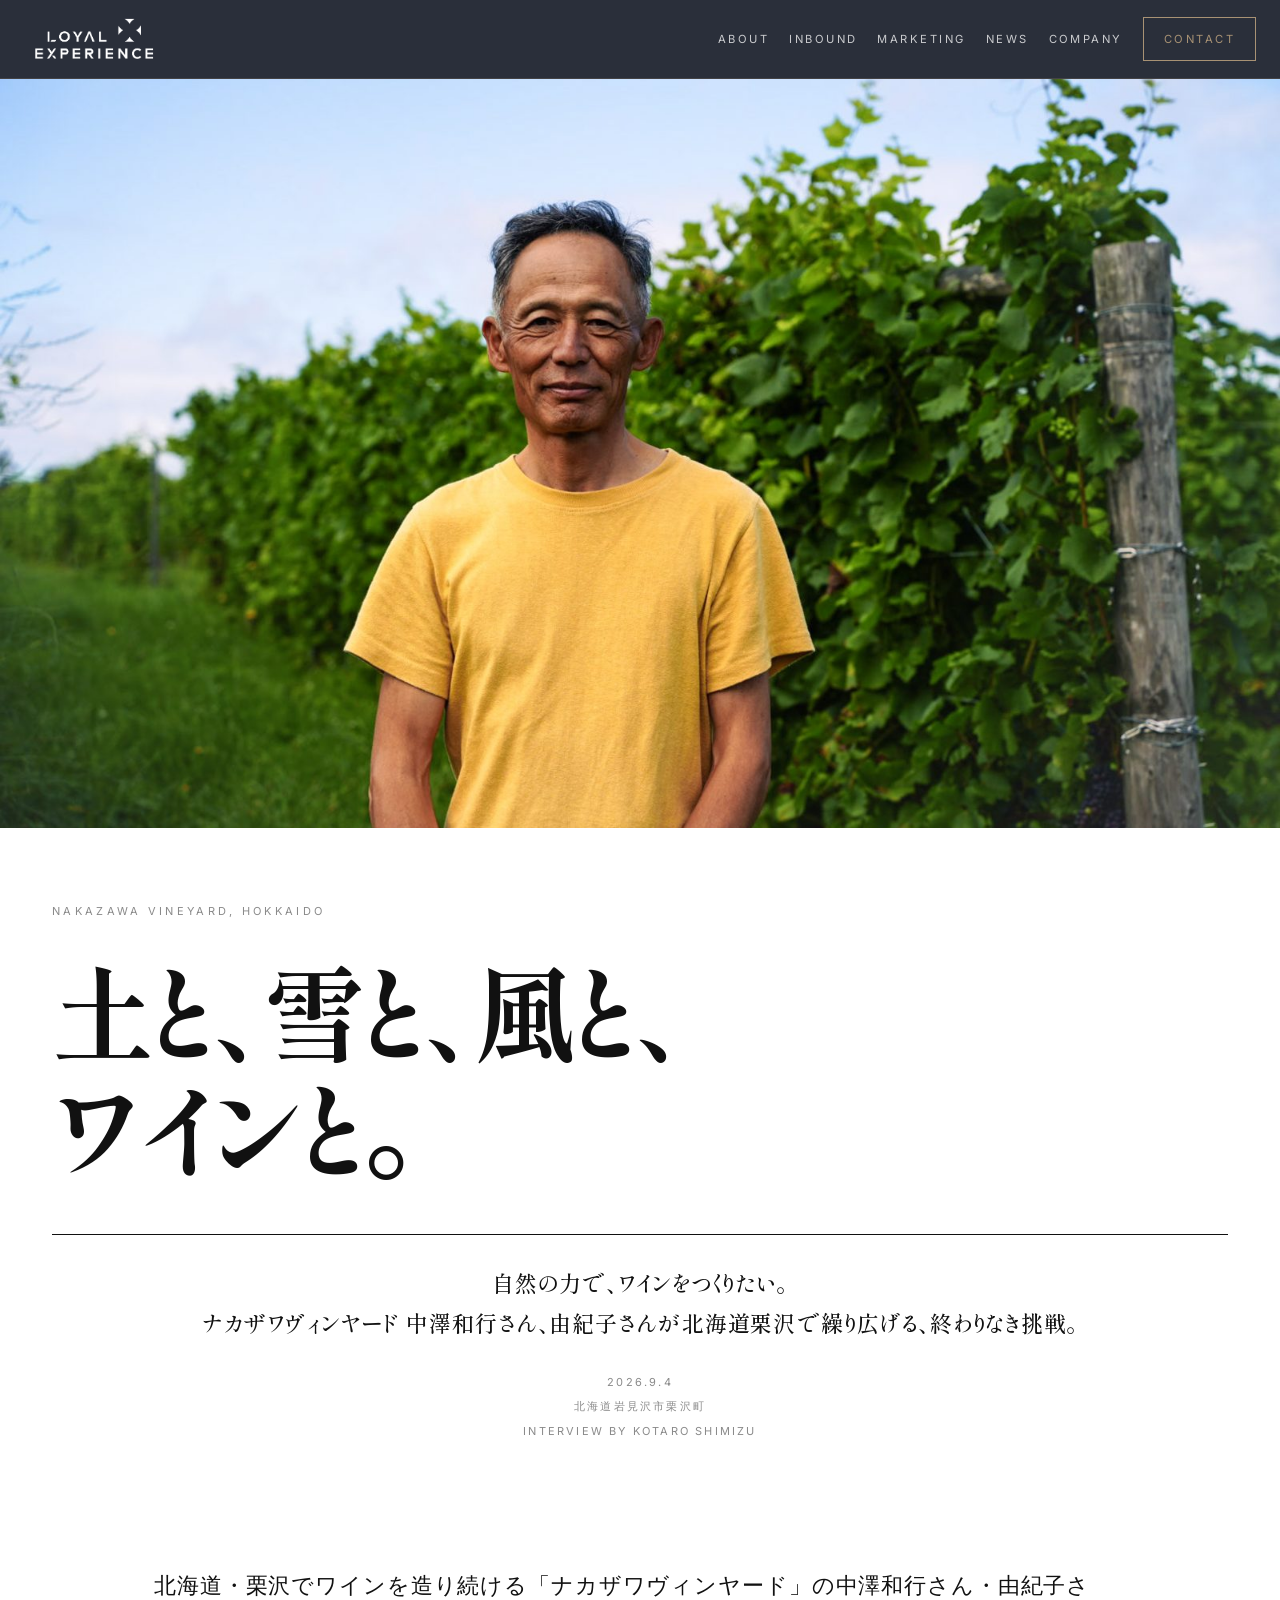
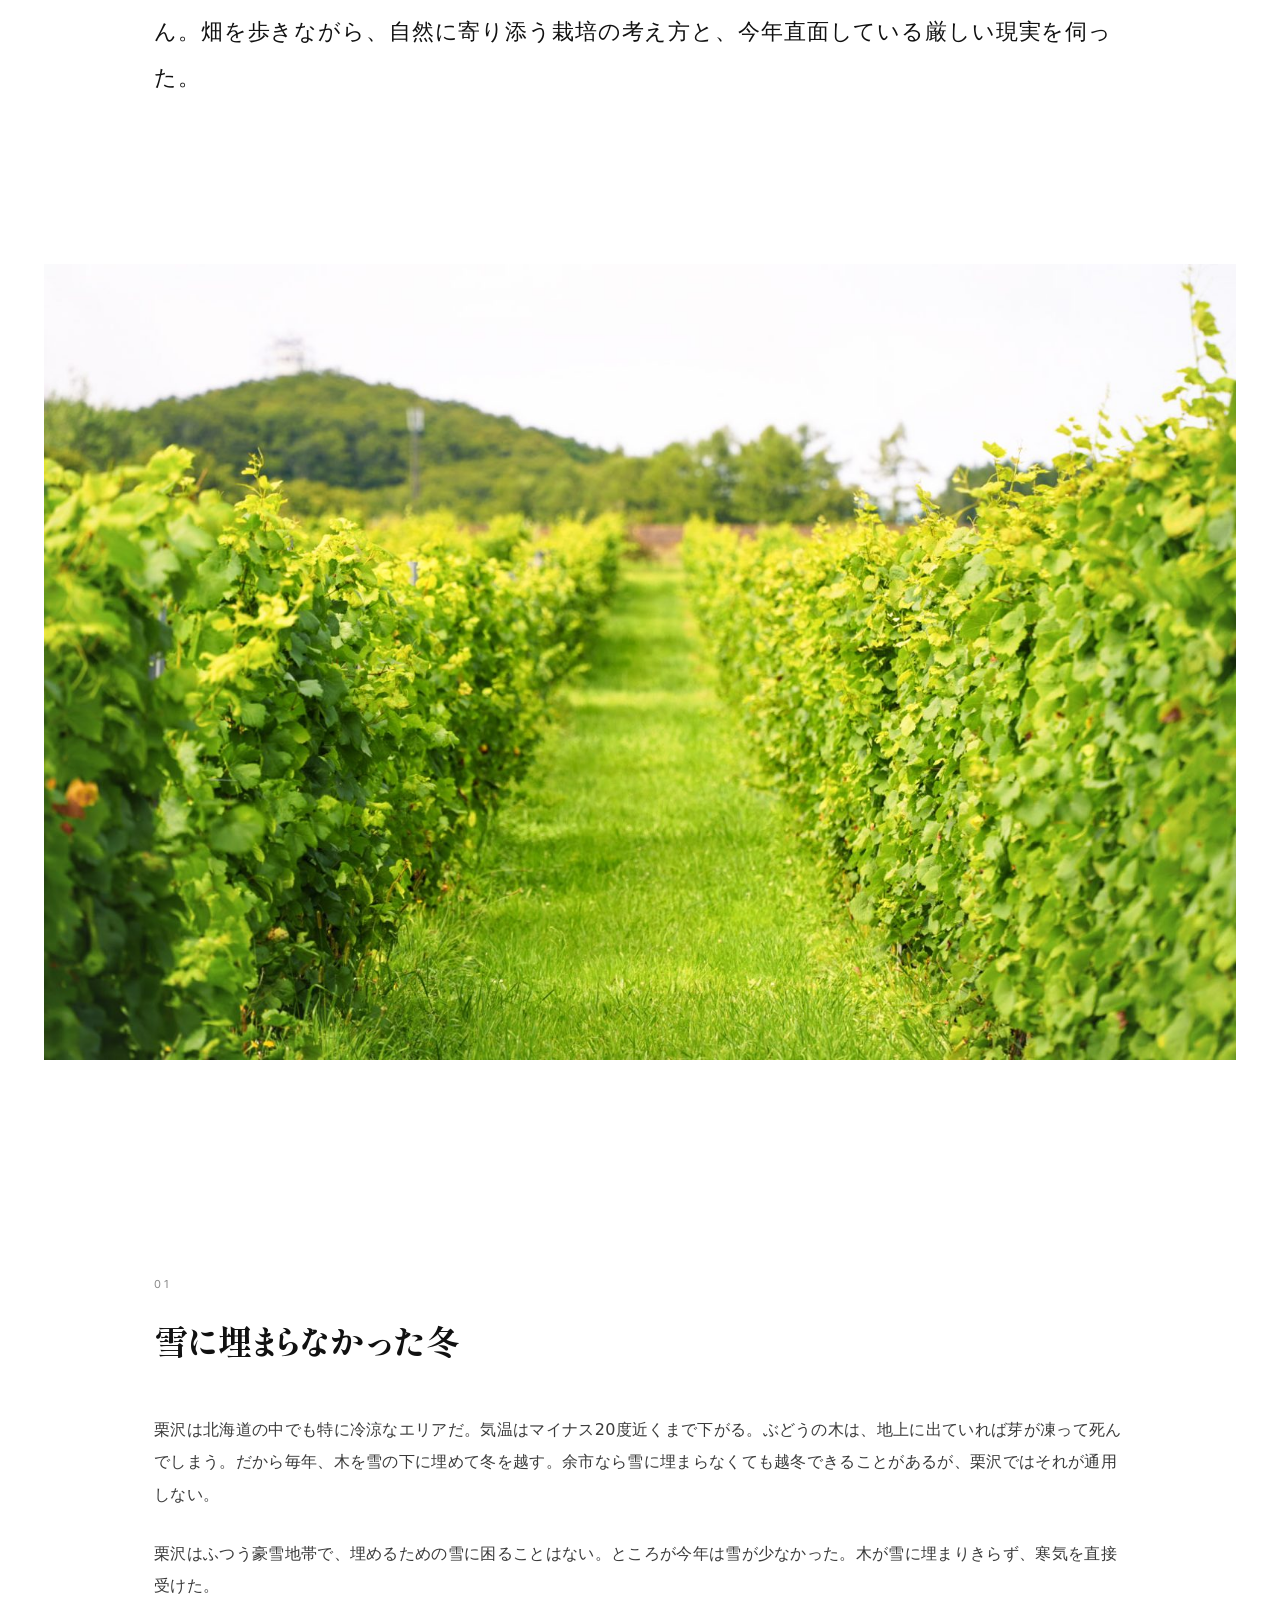
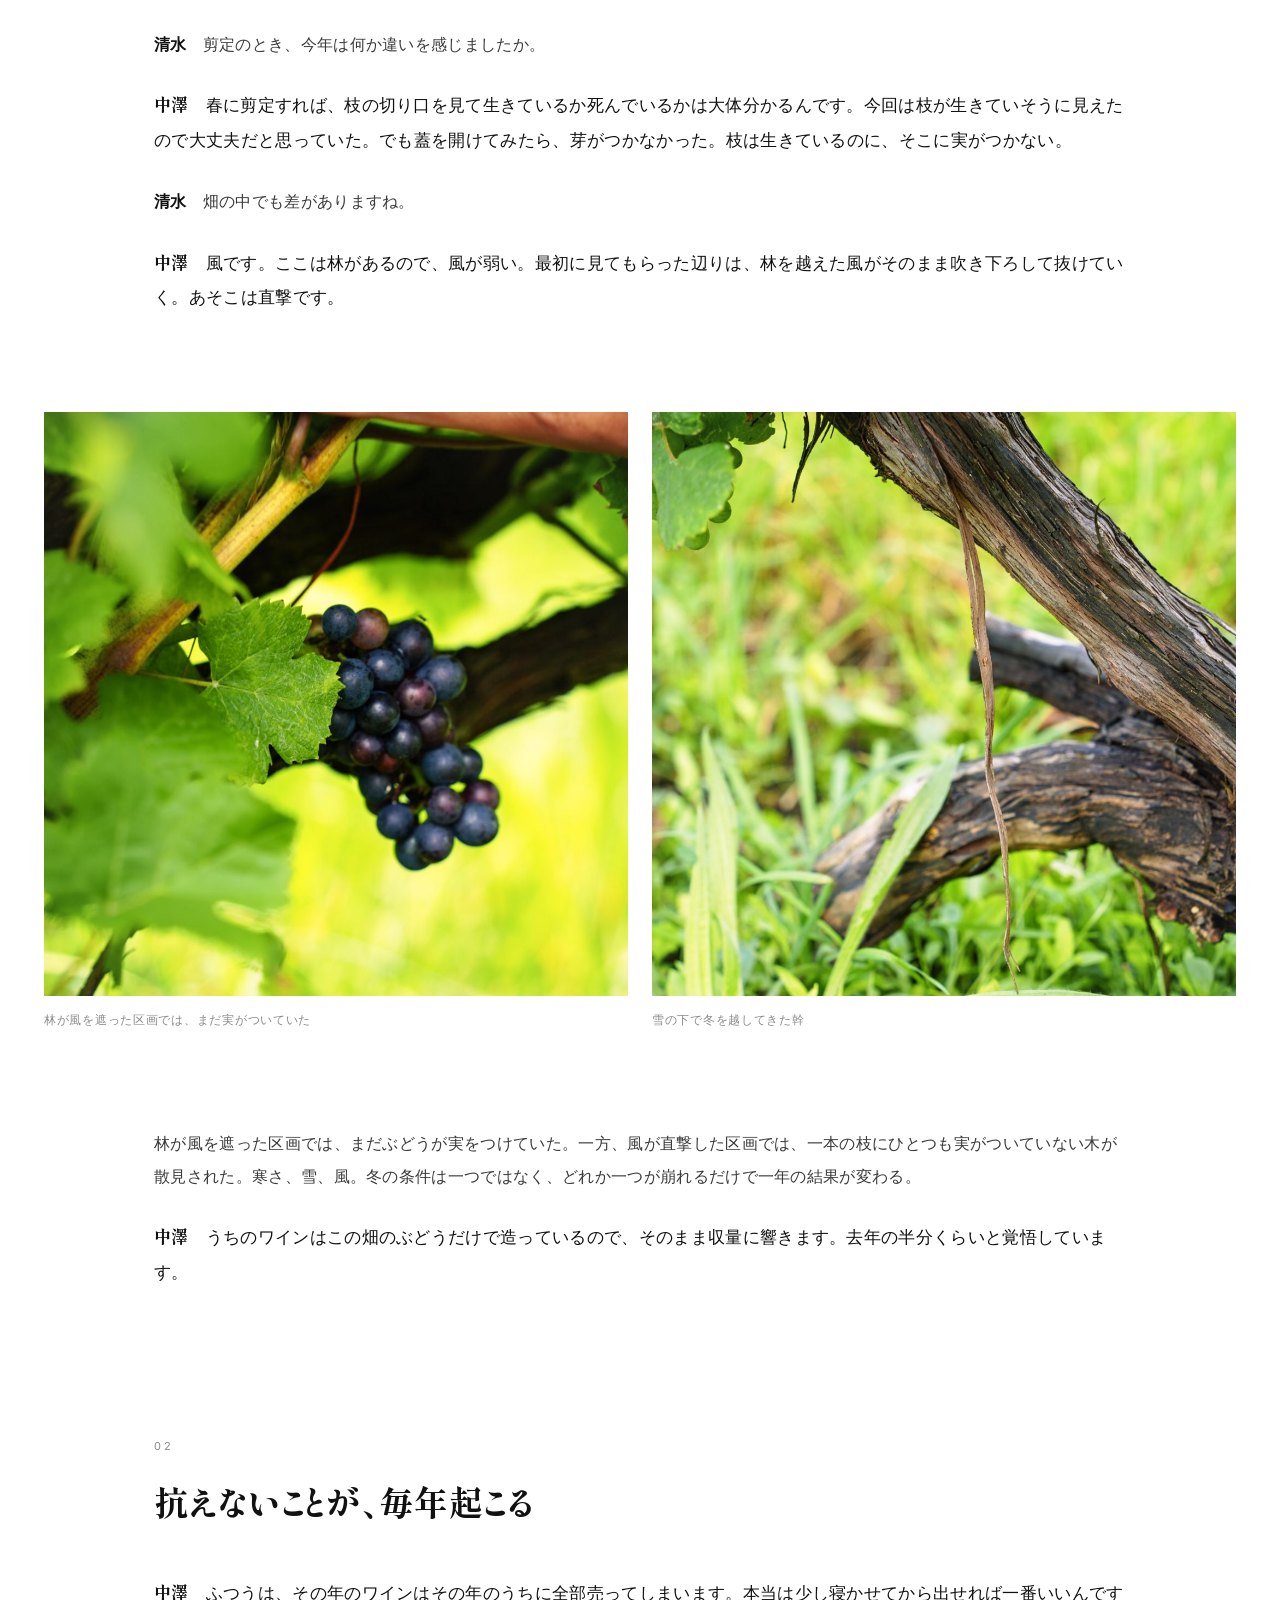
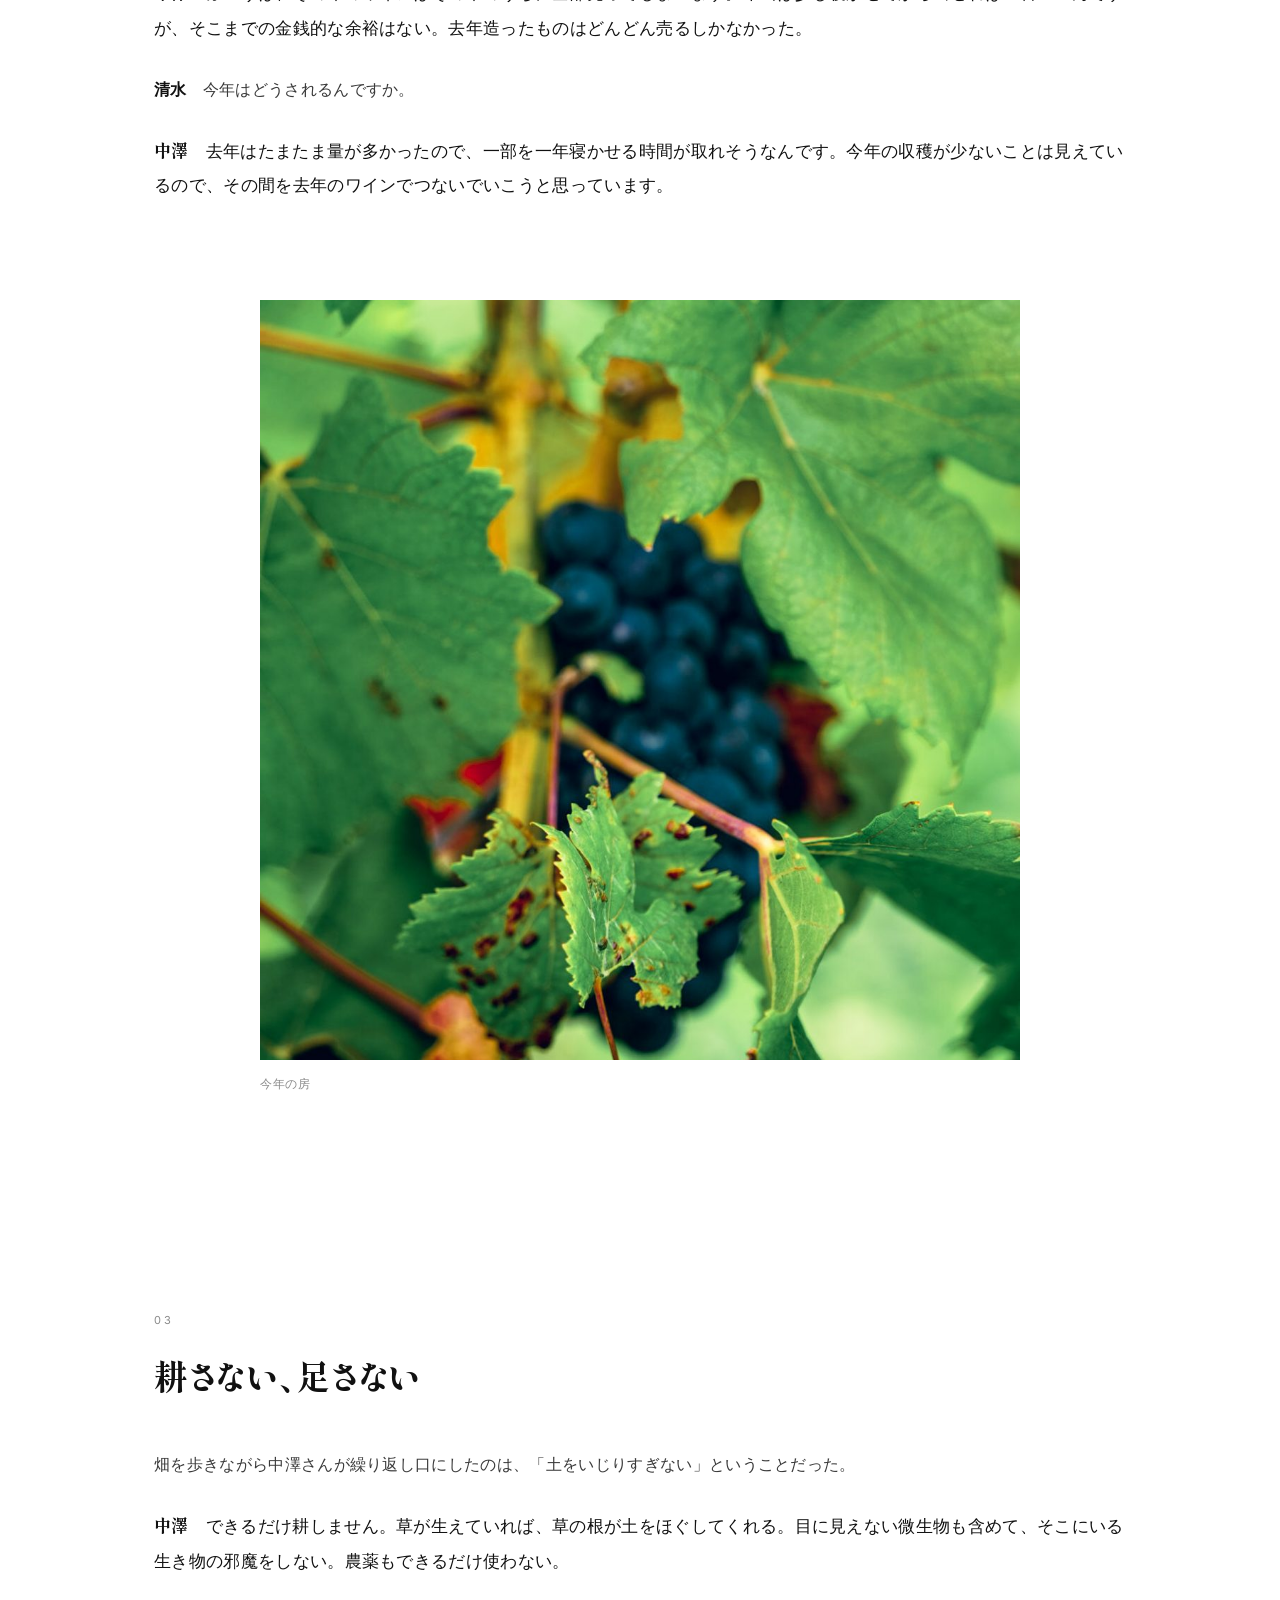
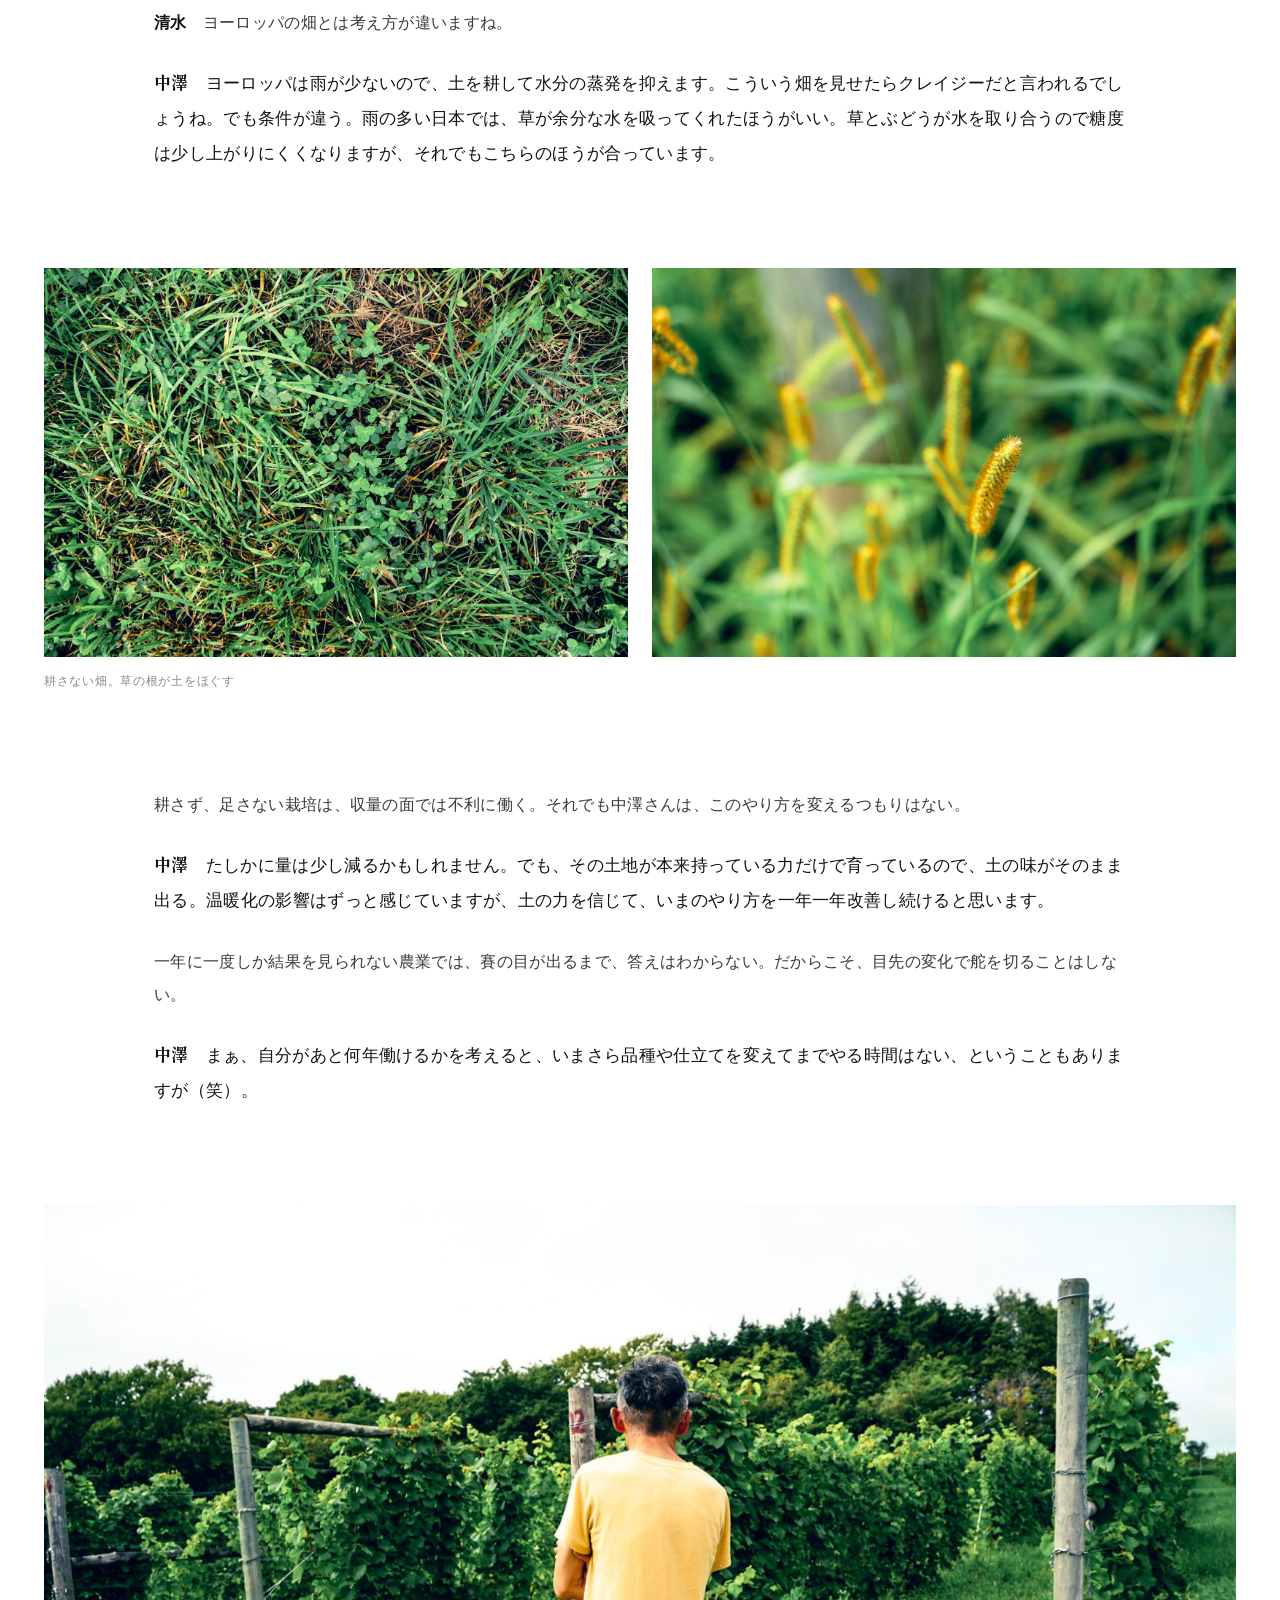
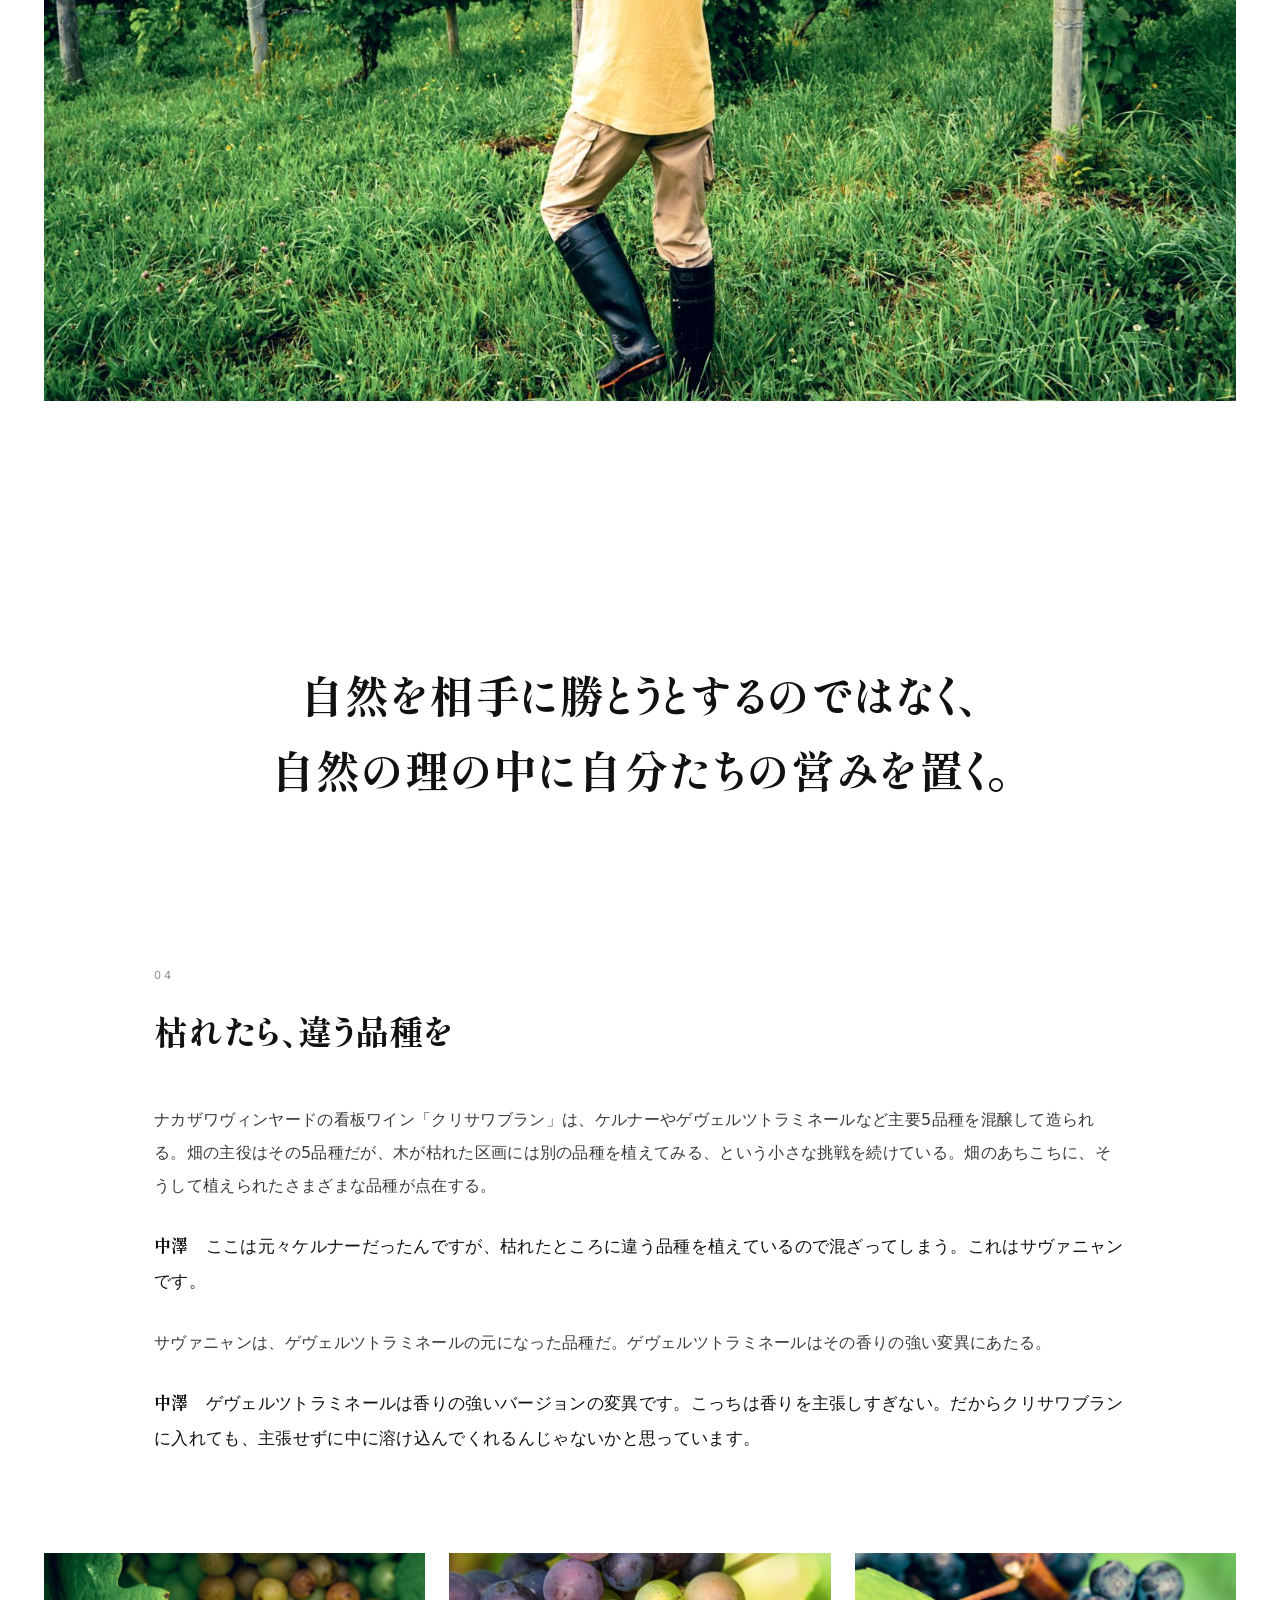
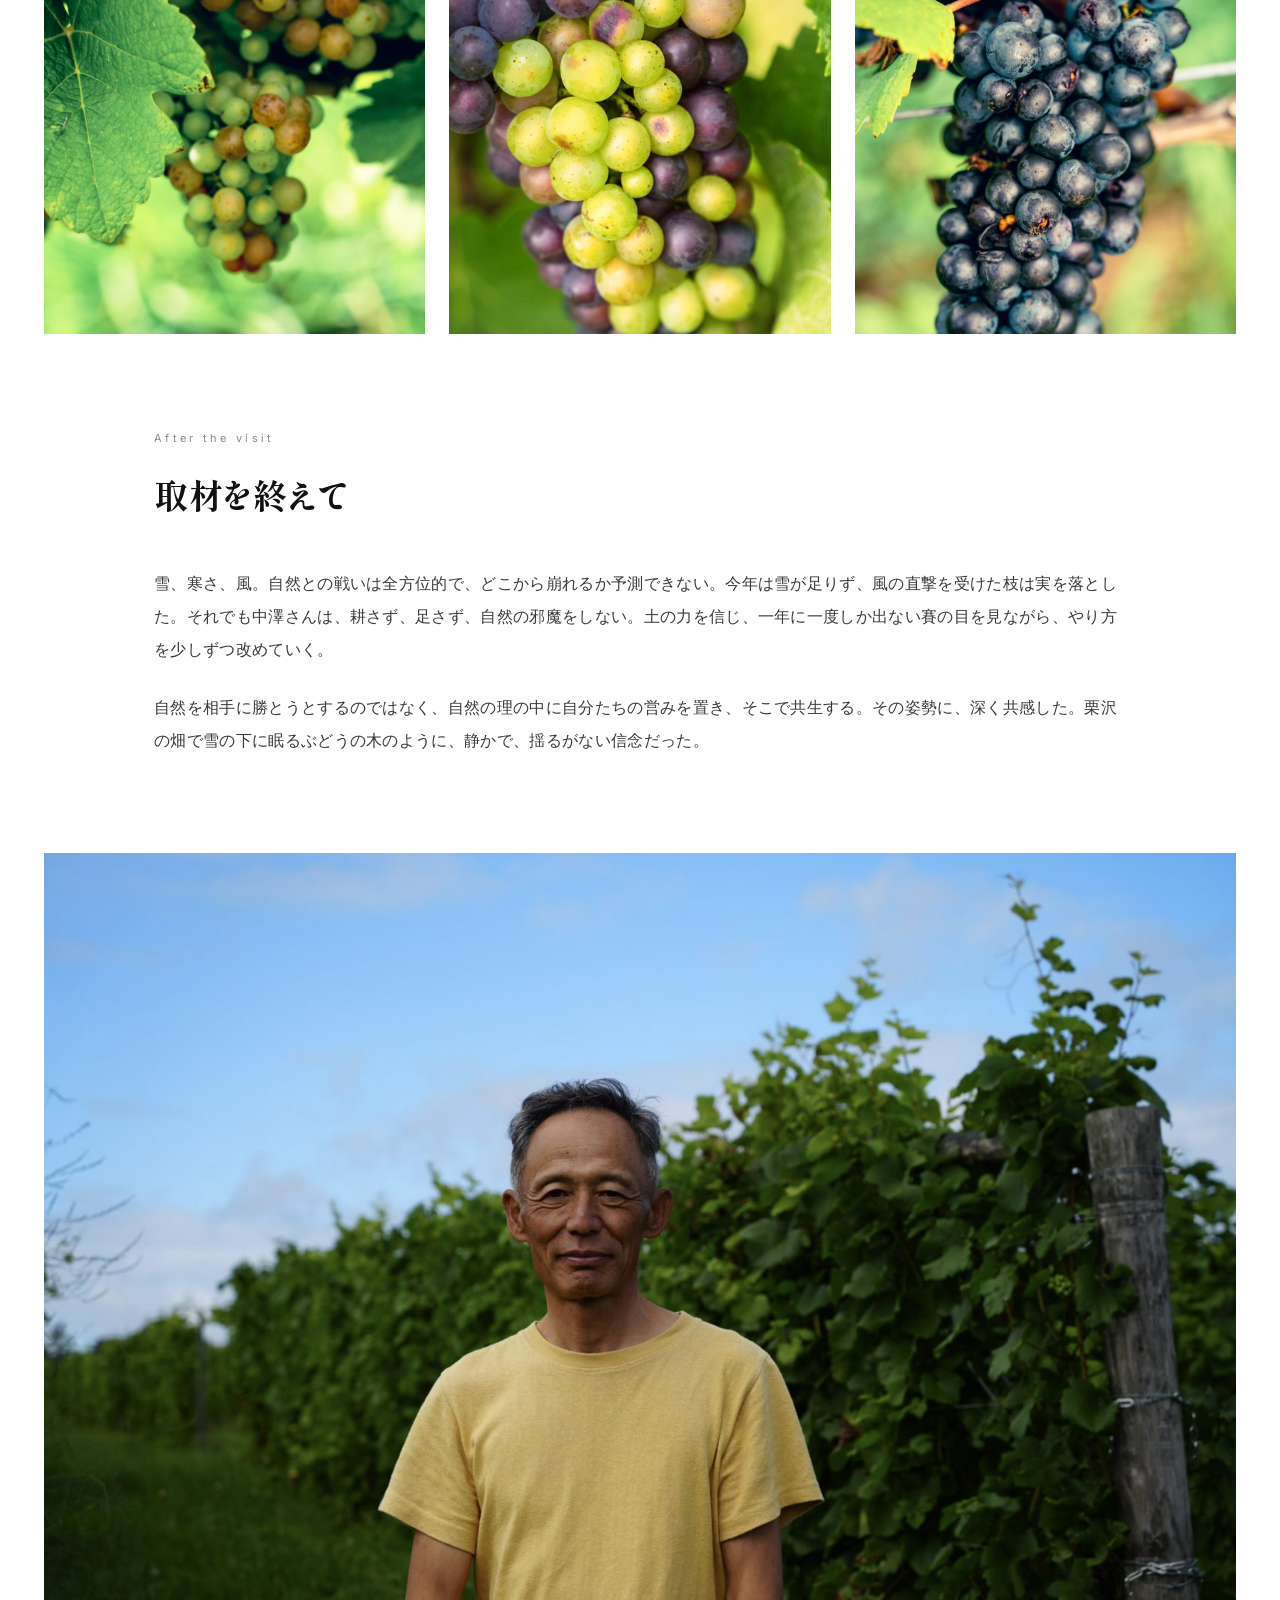
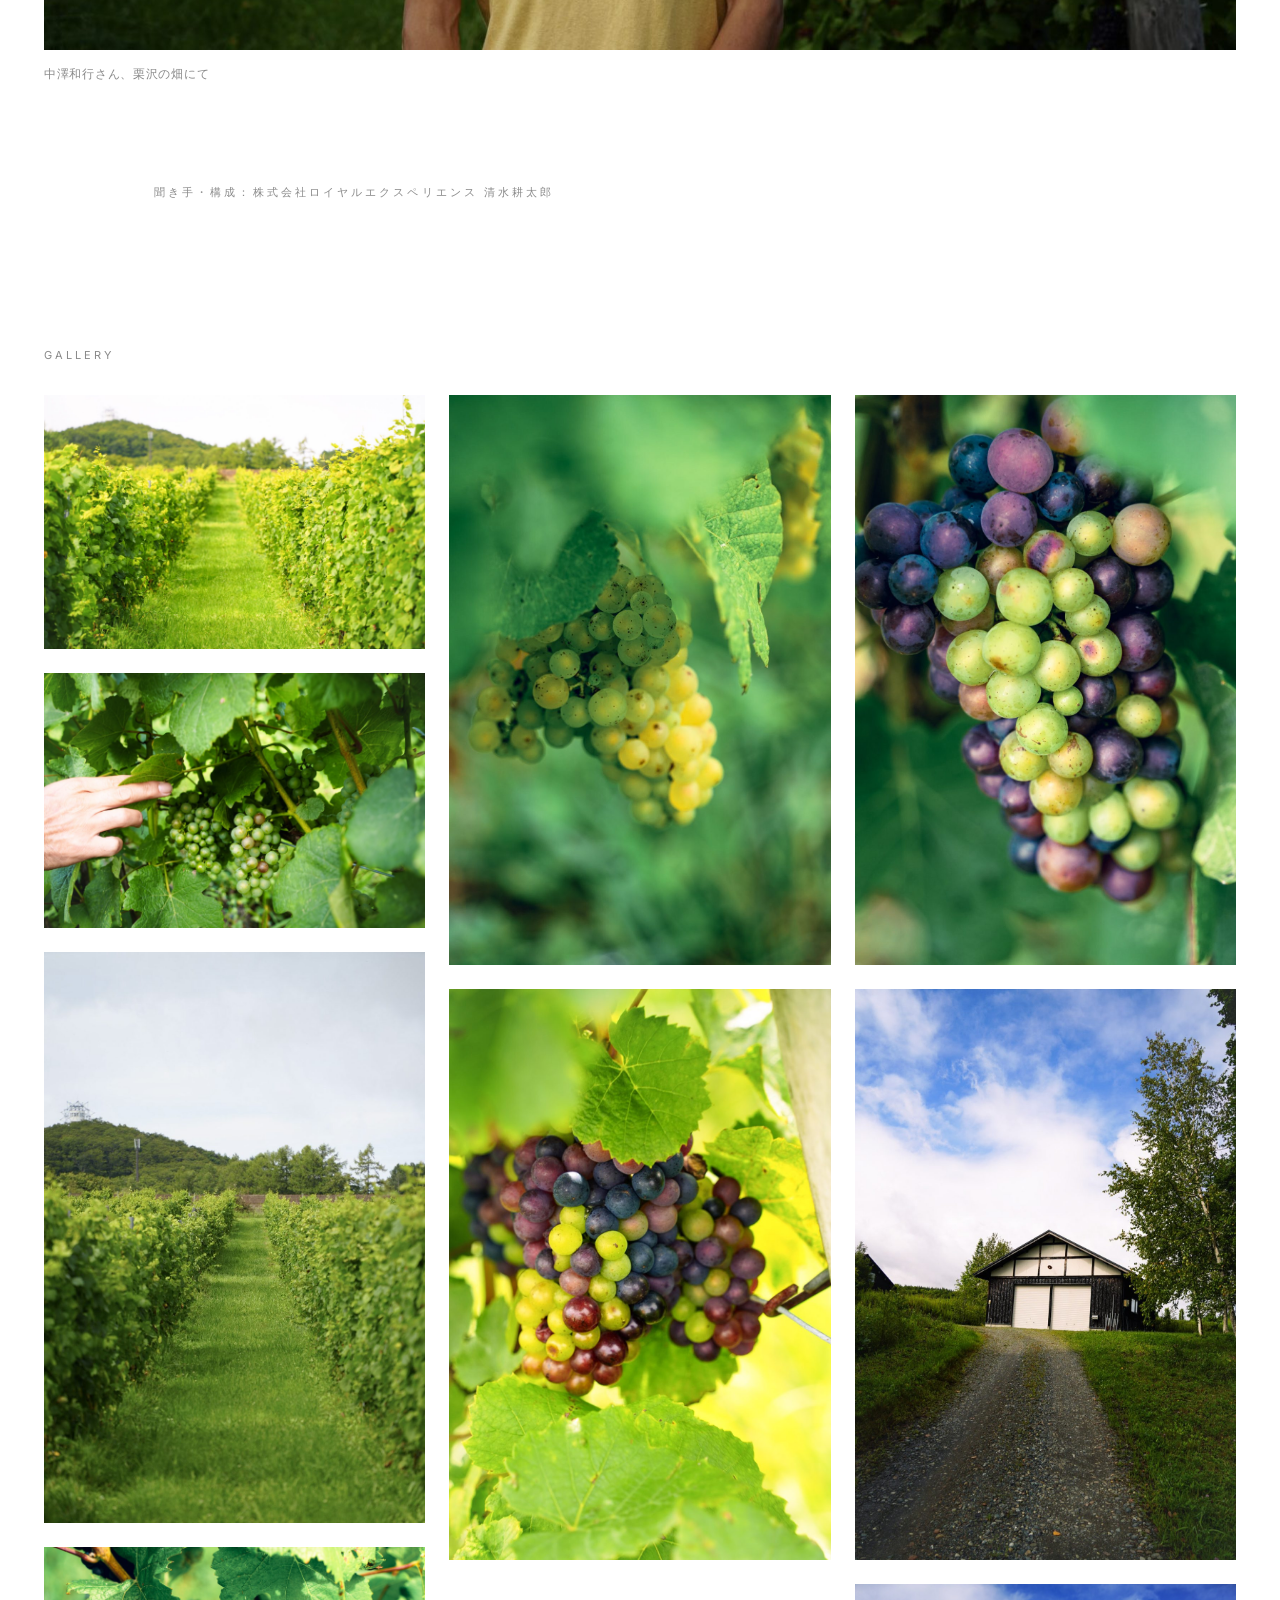
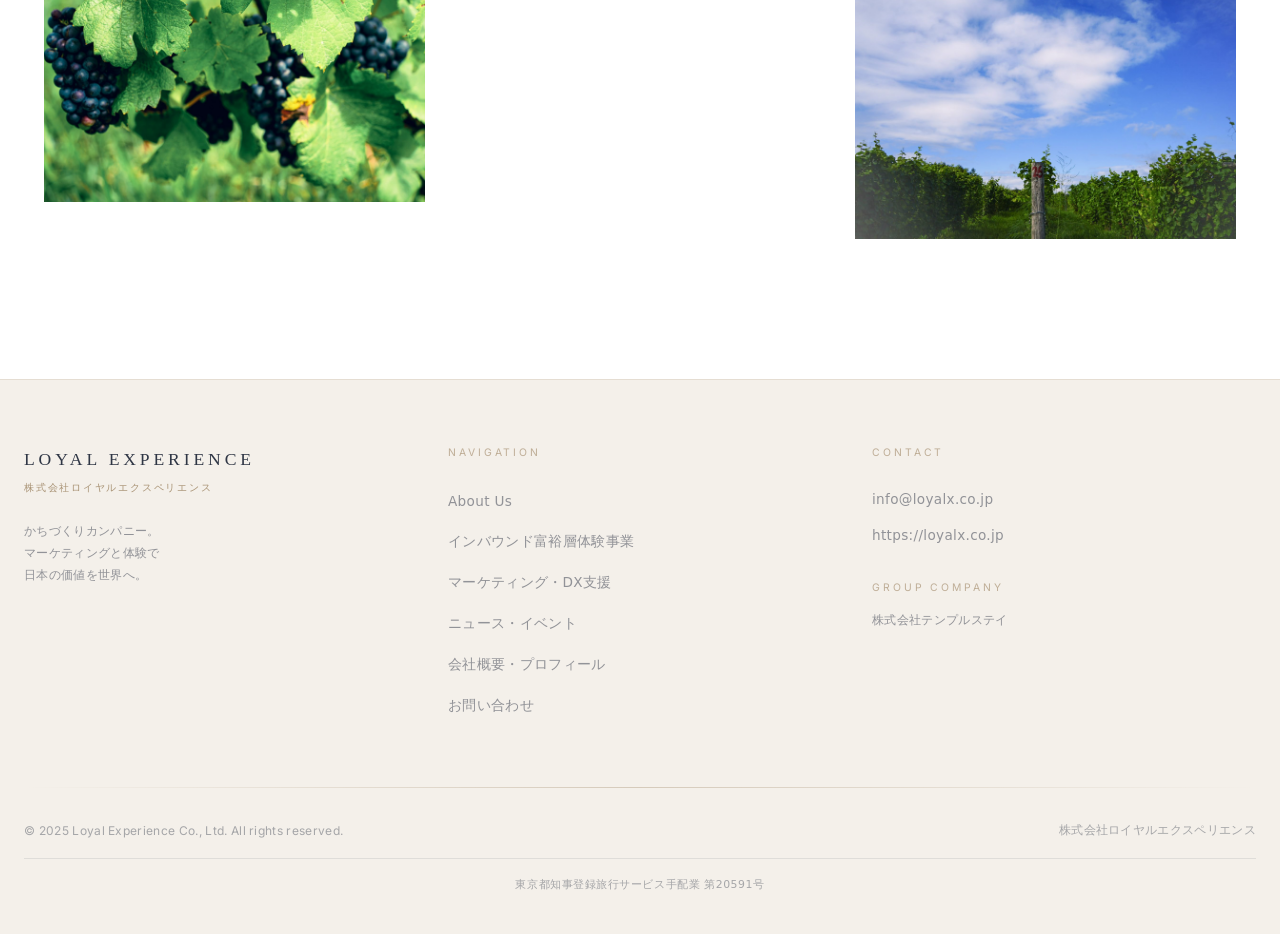
<file: nakazawa20260904/index.html>
<!doctype html>
<html lang="ja">
<head>
<meta charset="utf-8"/>
<meta name="viewport" content="width=device-width,initial-scale=1"/>
<title>土と、雪と、風と、ワインと。｜ナカザワヴィンヤード訪問レポート｜2026.9.4</title>
<meta name="description" content="自然の力で、ワインをつくりたい。北海道・栗沢のナカザワヴィンヤードを訪ね、中澤和行さん・由紀子さんに畑を案内していただいた。雪に埋まらなかった冬、耕さない畑、枯れたら違う品種を植える挑戦。自然の理の中で共生する栽培の話。"/>
<link rel="canonical" href="https://loyalx.co.jp/nakazawa20260904/"/>
<meta property="og:title" content="土と、雪と、風と、ワインと。｜ナカザワヴィンヤード訪問レポート"/>
<meta property="og:description" content="自然の力で、ワインをつくりたい。北海道・栗沢。雪に埋まらなかった冬、耕さない畑、枯れたら違う品種を植える挑戦。中澤和行さんに聞く、自然の理の中で共生する栽培。"/>
<meta property="og:url" content="https://loyalx.co.jp/nakazawa20260904/"/>
<meta property="og:type" content="article"/>
<meta property="og:image" content="https://loyalx.co.jp/nakazawa20260904/assets/img/hero-portrait.jpg"/>

<script type="application/ld+json">
{
  "@context": "https://schema.org",
  "@type": "Article",
  "headline": "土と、雪と、風と、ワインと。―― ナカザワヴィンヤード訪問レポート",
  "datePublished": "2026-09-06",
  "dateCreated": "2026-09-04",
  "image": "https://loyalx.co.jp/nakazawa20260904/assets/img/hero-portrait.jpg",
  "url": "https://loyalx.co.jp/nakazawa20260904/",
  "author": { "@type": "Person", "name": "清水 耕太郎", "worksFor": { "@type": "Organization", "name": "株式会社ロイヤルエクスペリエンス", "url": "https://loyalx.co.jp/" } },
  "publisher": { "@type": "Organization", "name": "株式会社ロイヤルエクスペリエンス", "url": "https://loyalx.co.jp/", "logo": { "@type": "ImageObject", "url": "https://loyalx.co.jp/images/LX_logo.png" } },
  "about": { "@type": "Organization", "name": "ナカザワヴィンヤード", "url": "https://nakazawavineyard.jp/" }
}
</script>

<link rel="preconnect" href="https://fonts.googleapis.com">
<link rel="preconnect" href="https://fonts.gstatic.com" crossorigin>
<link href="https://fonts.googleapis.com/css2?family=Shippori+Mincho:wght@400;500;600;700;800&family=Zen+Kaku+Gothic+New:wght@300;400;500;700&family=Inter:wght@400;500&display=swap" rel="stylesheet">
<link rel="stylesheet" href="/common/chrome.css">
<style>
  :root{--ink:#111;--ink2:#3a3a3a;--mute:#8a8a8a;--line:#e8e8e8;--read:1020px;--wide:1240px}
  *{box-sizing:border-box}
  html,body{margin:0;padding:0;background:#fff;color:var(--ink);-webkit-font-smoothing:antialiased}
  body{font-family:"Zen Kaku Gothic New","Hiragino Kaku Gothic ProN","Yu Gothic",Meiryo,system-ui,sans-serif;font-weight:400;line-height:2.05;letter-spacing:.02em;font-feature-settings:"palt" 1}
  a{color:inherit;text-decoration:none}
  img{max-width:100%;display:block}
  .serif{font-family:"Shippori Mincho","Hiragino Mincho ProN","Yu Mincho",serif}
  .read{max-width:var(--read);margin:0 auto;padding:0 24px}
  .wide{max-width:var(--wide);margin:0 auto;padding:0 24px}
  .label{font-family:"Inter",sans-serif;font-size:11px;letter-spacing:.28em;text-transform:uppercase;color:var(--mute)}


  .hero{width:100%;height:92vh;min-height:520px;max-height:960px;overflow:hidden}
  .hero img{width:100%;height:100%;object-fit:cover;object-position:center 35%}
  @media (max-width:720px){.hero{height:auto;min-height:0;max-height:none;aspect-ratio:4/5}.hero img{object-position:44% 40%}}

  .title{max-width:var(--wide);margin:0 auto;padding:72px 32px 0}
  .title .over{font-family:"Inter",sans-serif;font-size:11px;letter-spacing:.3em;text-transform:uppercase;color:var(--mute);margin:0 0 28px}
  .title h1{font-family:"Shippori Mincho",serif;font-weight:800;font-size:clamp(40px,8vw,112px);line-height:1.15;letter-spacing:-.01em;margin:0;max-width:16em}
  .title .deck{display:flex;flex-direction:column;gap:28px;align-items:center;text-align:center;margin-top:48px;padding-top:28px;border-top:1px solid var(--ink)}
  .title .deck p{font-family:"Shippori Mincho",serif;font-weight:500;font-size:clamp(17px,1.8vw,22px);line-height:1.8;letter-spacing:.04em;margin:0}
  .title .by{font-family:"Inter",sans-serif;font-size:11px;letter-spacing:.2em;text-transform:uppercase;color:var(--mute);line-height:2.2;text-align:center}
  .cap{margin-top:14px;font-size:12px;letter-spacing:.06em;color:var(--mute);line-height:1.8}

  .sq img{aspect-ratio:1/1;object-fit:cover;width:100%}
  .lede{padding:120px 0 40px}
  .lede p{font-family:"Shippori Mincho",serif;font-size:clamp(18px,2vw,22px);line-height:2.1;letter-spacing:.04em;margin:0 0 1.2em}

  .ch{padding:120px 0 0}
  .ch h2{font-family:"Shippori Mincho",serif;font-weight:800;font-size:clamp(22px,2.8vw,34px);line-height:1.5;letter-spacing:.02em;margin:0 0 48px}
  .ch h2 .n{display:block;font-family:"Inter",sans-serif;font-weight:400;font-size:11px;letter-spacing:.3em;color:var(--mute);margin-bottom:22px}
  .ch p{font-size:16px;color:var(--ink2);margin:0 0 1.6em}
  .qa p{margin:0 0 1.6em}
  .qa b{font-weight:700;color:var(--ink);margin-right:1em}
  .qa .a{font-family:"Shippori Mincho",serif;font-size:17px;color:var(--ink);line-height:2.05}

  figure{margin:0}
  .f{margin:80px 0}
  .f img{width:100%;height:auto}
  .f-wide{max-width:var(--wide);margin:96px auto;padding:0 24px}
  .f-wide.portrait figure{max-width:760px;margin:0 auto}
  .f-grid{display:grid;grid-template-columns:1fr 1fr;gap:24px;max-width:var(--wide);margin:96px auto;padding:0 24px}
  .f-grid.three{grid-template-columns:repeat(3,1fr)}
  .f-grid img{width:100%;aspect-ratio:1/1;object-fit:cover}
  .f-grid.land img{aspect-ratio:3/2}
  @media (max-width:640px){.f-grid,.f-grid.three{grid-template-columns:1fr 1fr;gap:12px}}
  .f-read{margin:80px 0}

  .pull{padding:160px 24px;text-align:center}
  .pull p{margin:0 auto;max-width:900px;font-family:"Shippori Mincho",serif;font-weight:700;font-size:clamp(24px,3.6vw,44px);line-height:1.7;letter-spacing:.04em}

  .end{padding:120px 0 0}
  .end .sign{margin-top:64px;font-family:"Inter",sans-serif;font-size:11px;letter-spacing:.24em;color:var(--mute)}

  .gal{max-width:var(--wide);margin:140px auto 0;padding:0 24px}
  .gal .label{display:block;margin-bottom:28px}
  .masonry{columns:3;column-gap:24px}
  .masonry img{width:100%;margin-bottom:24px;break-inside:avoid}
  @media (max-width:800px){.masonry{columns:2;column-gap:12px}.masonry img{margin-bottom:12px}}

</style>
</head>
<body>

<div id="common-header"></div>

<div class="hero"><img src="assets/img/hero-portrait.jpg" alt="栗沢の畑に立つ中澤和行さん"></div>

<section class="title">
  <p class="over">Nakazawa Vineyard, Hokkaido</p>
  <h1>土と、雪と、風と、<br>ワインと。</h1>
  <div class="deck">
    <p>自然の力で、ワインをつくりたい。<br>ナカザワヴィンヤード 中澤和行さん、由紀子さんが北海道栗沢で繰り広げる、終わりなき挑戦。</p>
    <div class="by">2026.9.4<br>北海道岩見沢市栗沢町<br>Interview by Kotaro Shimizu</div>
  </div>
</section>

<section class="lede"><div class="read">
  <p>北海道・栗沢でワインを造り続ける「ナカザワヴィンヤード」の中澤和行さん・由紀子さん。畑を歩きながら、自然に寄り添う栽培の考え方と、今年直面している厳しい現実を伺った。</p>
</div></section>

<div class="f-wide"><figure><img src="assets/img/hero.jpg" alt="北海道・栗沢、ナカザワヴィンヤードのぶどう畑"></figure></div>

<section class="ch"><div class="read">
  <h2><span class="n">01</span>雪に埋まらなかった冬</h2>
  <p>栗沢は北海道の中でも特に冷涼なエリアだ。気温はマイナス20度近くまで下がる。ぶどうの木は、地上に出ていれば芽が凍って死んでしまう。だから毎年、木を雪の下に埋めて冬を越す。余市なら雪に埋まらなくても越冬できることがあるが、栗沢ではそれが通用しない。</p>
  <p>栗沢はふつう豪雪地帯で、埋めるための雪に困ることはない。ところが今年は雪が少なかった。木が雪に埋まりきらず、寒気を直接受けた。</p>
  <div class="qa">
    <p><b>清水</b>剪定のとき、今年は何か違いを感じましたか。</p>
    <p class="a"><b>中澤</b>春に剪定すれば、枝の切り口を見て生きているか死んでいるかは大体分かるんです。今回は枝が生きていそうに見えたので大丈夫だと思っていた。でも蓋を開けてみたら、芽がつかなかった。枝は生きているのに、そこに実がつかない。</p>
    <p><b>清水</b>畑の中でも差がありますね。</p>
    <p class="a"><b>中澤</b>風です。ここは林があるので、風が弱い。最初に見てもらった辺りは、林を越えた風がそのまま吹き下ろして抜けていく。あそこは直撃です。</p>
  </div>
</div></section>

<div class="f-grid">
  <figure><img src="assets/img/hand-grapes.jpg" alt="実をつけたぶどうの房を手に取る中澤さん"><figcaption class="cap">林が風を遮った区画では、まだ実がついていた</figcaption></figure>
  <figure><img src="assets/img/trunk.jpg" alt="ぶどうの古木の幹"><figcaption class="cap">雪の下で冬を越してきた幹</figcaption></figure>
</div>

<section class="ch" style="padding-top:0"><div class="read">
  <p>林が風を遮った区画では、まだぶどうが実をつけていた。一方、風が直撃した区画では、一本の枝にひとつも実がついていない木が散見された。寒さ、雪、風。冬の条件は一つではなく、どれか一つが崩れるだけで一年の結果が変わる。</p>
  <div class="qa">
    <p class="a"><b>中澤</b>うちのワインはこの畑のぶどうだけで造っているので、そのまま収量に響きます。去年の半分くらいと覚悟しています。</p>
  </div>
</div></section>

<section class="ch"><div class="read">
  <h2><span class="n">02</span>抗えないことが、毎年起こる</h2>
  <div class="qa">
    <p class="a"><b>中澤</b>ふつうは、その年のワインはその年のうちに全部売ってしまいます。本当は少し寝かせてから出せれば一番いいんですが、そこまでの金銭的な余裕はない。去年造ったものはどんどん売るしかなかった。</p>
    <p><b>清水</b>今年はどうされるんですか。</p>
    <p class="a"><b>中澤</b>去年はたまたま量が多かったので、一部を一年寝かせる時間が取れそうなんです。今年の収穫が少ないことは見えているので、その間を去年のワインでつないでいこうと思っています。</p>
  </div>
</div></section>

<div class="f-wide portrait sq"><figure><img src="assets/img/cluster-hang.jpg" alt="葉の間から下がるぶどうの房"><figcaption class="cap">今年の房</figcaption></figure></div>

<section class="ch"><div class="read">
  <h2><span class="n">03</span>耕さない、足さない</h2>
  <p>畑を歩きながら中澤さんが繰り返し口にしたのは、「土をいじりすぎない」ということだった。</p>
  <div class="qa">
    <p class="a"><b>中澤</b>できるだけ耕しません。草が生えていれば、草の根が土をほぐしてくれる。目に見えない微生物も含めて、そこにいる生き物の邪魔をしない。農薬もできるだけ使わない。</p>
    <p><b>清水</b>ヨーロッパの畑とは考え方が違いますね。</p>
    <p class="a"><b>中澤</b>ヨーロッパは雨が少ないので、土を耕して水分の蒸発を抑えます。こういう畑を見せたらクレイジーだと言われるでしょうね。でも条件が違う。雨の多い日本では、草が余分な水を吸ってくれたほうがいい。草とぶどうが水を取り合うので糖度は少し上がりにくくなりますが、それでもこちらのほうが合っています。</p>
  </div>
</div></section>

<div class="f-grid land">
  <figure><img src="assets/img/grass.jpg" alt="ぶどうの木の根元に茂る草"><figcaption class="cap">耕さない畑。草の根が土をほぐす</figcaption></figure>
  <figure><img src="assets/img/seedheads.jpg" alt="畑に茂る草の穂"></figure>
</div>

<section class="ch" style="padding-top:0"><div class="read">
  <p>耕さず、足さない栽培は、収量の面では不利に働く。それでも中澤さんは、このやり方を変えるつもりはない。</p>
  <div class="qa">
    <p class="a"><b>中澤</b>たしかに量は少し減るかもしれません。でも、その土地が本来持っている力だけで育っているので、土の味がそのまま出る。温暖化の影響はずっと感じていますが、土の力を信じて、いまのやり方を一年一年改善し続けると思います。</p>
  </div>
  <p>一年に一度しか結果を見られない農業では、賽の目が出るまで、答えはわからない。だからこそ、目先の変化で舵を切ることはしない。</p>
  <div class="qa">
    <p class="a"><b>中澤</b>まぁ、自分があと何年働けるかを考えると、いまさら品種や仕立てを変えてまでやる時間はない、ということもありますが（笑）。</p>
  </div>
</div></section>

<div class="f-wide"><figure><img src="assets/img/walking.jpg" alt="畑の畝の間を歩く中澤さん"></figure></div>

<section class="pull"><p>自然を相手に勝とうとするのではなく、<br>自然の理の中に自分たちの営みを置く。</p></section>

<section class="ch" style="padding-top:0"><div class="read">
  <h2><span class="n">04</span>枯れたら、違う品種を</h2>
  <p>ナカザワヴィンヤードの看板ワイン「クリサワブラン」は、ケルナーやゲヴェルツトラミネールなど主要5品種を混醸して造られる。畑の主役はその5品種だが、木が枯れた区画には別の品種を植えてみる、という小さな挑戦を続けている。畑のあちこちに、そうして植えられたさまざまな品種が点在する。</p>
  <div class="qa">
    <p class="a"><b>中澤</b>ここは元々ケルナーだったんですが、枯れたところに違う品種を植えているので混ざってしまう。これはサヴァニャンです。</p>
  </div>
  <p>サヴァニャンは、ゲヴェルツトラミネールの元になった品種だ。ゲヴェルツトラミネールはその香りの強い変異にあたる。</p>
  <div class="qa">
    <p class="a"><b>中澤</b>ゲヴェルツトラミネールは香りの強いバージョンの変異です。こっちは香りを主張しすぎない。だからクリサワブランに入れても、主張せずに中に溶け込んでくれるんじゃないかと思っています。</p>
  </div>
</div></section>

<div class="f-grid three">
  <figure><img src="assets/img/cluster-green.jpg" alt="緑色のぶどうの房"></figure>
  <figure><img src="assets/img/cluster-pink.jpg" alt="淡く色づいたぶどうの房"></figure>
  <figure><img src="assets/img/cluster-dark.jpg" alt="濃く色づいたぶどうの房"></figure>
</div>

<section class="ch end" style="padding-top:0"><div class="read">
  <h2><span class="n">After the visit</span>取材を終えて</h2>
  <p>雪、寒さ、風。自然との戦いは全方位的で、どこから崩れるか予測できない。今年は雪が足りず、風の直撃を受けた枝は実を落とした。それでも中澤さんは、耕さず、足さず、自然の邪魔をしない。土の力を信じ、一年に一度しか出ない賽の目を見ながら、やり方を少しずつ改めていく。</p>
  <p>自然を相手に勝とうとするのではなく、自然の理の中に自分たちの営みを置き、そこで共生する。その姿勢に、深く共感した。栗沢の畑で雪の下に眠るぶどうの木のように、静かで、揺るがない信念だった。</p>
</div></section>

<div class="f-wide"><figure><img src="assets/img/portrait-wide.jpg" alt="畑に立つ中澤和行さん"><figcaption class="cap">中澤和行さん、栗沢の畑にて</figcaption></figure></div>

<section><div class="read"><div class="sign label">聞き手・構成：株式会社ロイヤルエクスペリエンス 清水耕太郎</div></div></section>

<section class="gal">
  <span class="label">Gallery</span>
  <div class="masonry">
    <img src="assets/img/rows.jpg" alt="畑の畝">
    <img src="assets/img/hand-leaf.jpg" alt="葉に触れる手">
    <img src="assets/img/rows-hill.jpg" alt="丘に続く畑">
    <img src="assets/img/cluster-leaf.jpg" alt="葉陰の房">
    <img src="assets/img/cluster-yellow.jpg" alt="黄緑色の房">
    <img src="assets/img/cluster-color.jpg" alt="色づく房">
    <img src="assets/img/cluster-mixed.jpg" alt="色づき始めた房">
    <img src="assets/img/road.jpg" alt="畑へ続く道">
    <img src="assets/img/sky.jpg" alt="畑と空">
  </div>
</section>

<div id="common-footer"></div>
<script src="/common/chrome.js" defer></script>
</body>
</html>
</file>
<file: common/chrome.css>
/* ═══ loyalx.co.jp 共通ヘッダー・フッター（サブページ用） ═══
   本体トップ（index.html）と同一デザイン。
   使い方: <link rel="stylesheet" href="/common/chrome.css"> + /common/chrome.js を読み込む */

:root{--navy-deep:#2A2F3A;--navy:#2F3645;--gold:#A89274;--warm:#fdfaf7;--foot-bg:#f4f0ea}

/* ── Header ── */
#site-header{position:fixed;top:0;left:0;right:0;z-index:50;background:var(--navy-deep);border-bottom:1px solid rgba(168,146,116,.2)}
#site-header .inner{max-width:1280px;margin:0 auto;padding:16px 24px;display:flex;align-items:center;justify-content:space-between}
#site-header .logo-img{width:140px;height:auto;max-height:46px;object-fit:contain;display:block;filter:brightness(0) invert(1)}
#site-header nav{display:flex;align-items:center;gap:20px}
#site-header nav a{font-family:"Inter",sans-serif;font-size:.7rem;letter-spacing:.22em;text-transform:uppercase;color:rgba(255,255,255,.75);transition:color .3s;text-decoration:none}
#site-header nav a:hover{color:#fff}
#site-header nav a.cta{border:1px solid var(--gold);color:var(--gold);padding:10px 20px;transition:all .3s}
#site-header nav a.cta:hover{background:var(--gold);color:var(--navy-deep)}
#hamburger{display:none;flex-direction:column;justify-content:center;gap:6px;width:32px;height:32px;background:none;border:0;cursor:pointer;padding:0}
#hamburger span{display:block;height:1px;background:#fff;transition:all .3s}
#hamburger span:nth-child(1){width:24px}#hamburger span:nth-child(2){width:16px;margin-left:auto}#hamburger span:nth-child(3){width:24px}
#mobile-menu{display:none;position:fixed;inset:0;z-index:60;background:var(--navy-deep);flex-direction:column;align-items:center;justify-content:center;gap:32px}
#mobile-menu.open{display:flex}
#mobile-menu a{font-family:"Shippori Mincho",serif;color:#fff;font-size:1.5rem;letter-spacing:.1em;text-decoration:none}
#mobile-menu a.cta{border:1px solid var(--gold);color:var(--gold);padding:12px 40px;font-family:"Inter",sans-serif;font-size:.85rem;letter-spacing:.2em;text-transform:uppercase}
#close-menu{position:absolute;top:24px;right:28px;background:none;border:0;color:rgba(255,255,255,.5);font-size:1.9rem;font-weight:300;line-height:1;cursor:pointer}
#close-menu:hover{color:#fff}
@media (max-width:1023px){#site-header nav{display:none}#hamburger{display:flex}}
body{padding-top:89px}
@media (max-width:1023px){body{padding-top:80px}}

/* ── Footer ── */
#site-footer{margin-top:140px;background:var(--foot-bg);border-top:1px solid rgba(168,146,116,.2);padding:64px 24px 40px;line-height:1.8}
#site-footer a{text-decoration:none}
#site-footer .inner{max-width:1280px;margin:0 auto}
#site-footer .grid{display:grid;grid-template-columns:1fr;gap:40px;margin-bottom:56px}
@media (min-width:768px){#site-footer .grid{grid-template-columns:repeat(3,1fr)}}
#site-footer .brand-en{font-family:"Shippori Mincho",serif;font-size:1.1rem;letter-spacing:.22em;color:var(--navy);font-weight:300;display:block}
#site-footer .brand-jp{font-size:.62rem;color:var(--gold);letter-spacing:.18em;margin-top:4px;display:block;font-weight:300}
#site-footer .tagline{font-size:.75rem;color:rgba(47,54,69,.5);margin-top:24px;font-weight:300}
#site-footer .col-title{font-family:"Inter",sans-serif;font-size:.65rem;color:rgba(168,146,116,.7);letter-spacing:.28em;text-transform:uppercase;margin:0 0 24px}
#site-footer ul{list-style:none;margin:0;padding:0}
#site-footer ul li{margin-bottom:12px}
#site-footer ul a,#site-footer .contact a{font-size:.85rem;color:rgba(47,54,69,.5);font-weight:300;transition:color .3s}
#site-footer ul a:hover{color:var(--navy)}
#site-footer .contact a:hover{color:var(--gold)}
#site-footer .gold-line{height:1px;background:linear-gradient(to right,transparent,rgba(168,146,116,.4),transparent)}
#site-footer .bottom{margin-top:32px;display:flex;flex-direction:column;align-items:center;justify-content:space-between;gap:12px;font-size:.75rem;color:rgba(47,54,69,.4)}
@media (min-width:768px){#site-footer .bottom{flex-direction:row}}
#site-footer .license{margin-top:16px;padding-top:16px;border-top:1px solid rgba(47,54,69,.1);text-align:center;font-size:.68rem;color:rgba(47,54,69,.4);letter-spacing:.05em}
</file>
